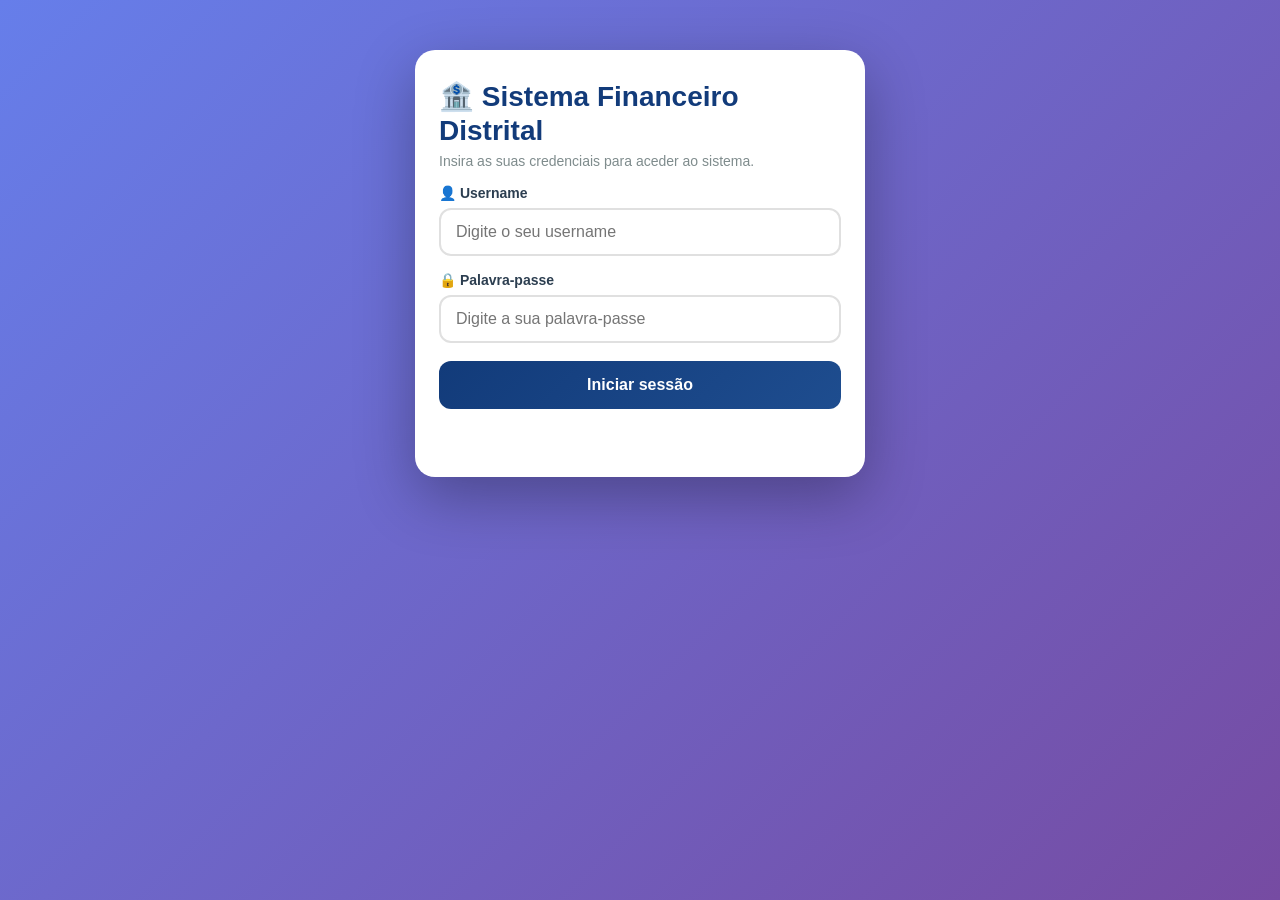
<file: index.html>
<!DOCTYPE html>
<html lang="pt">
<head>
  <meta charset="UTF-8">
  <meta name="viewport" content="width=device-width, initial-scale=1.0, maximum-scale=1.0">
  <title>Systema Financeiro Distrital</title>
  <link rel="stylesheet" href="style.css">
</head>
<body>
  <div id="authView" class="auth-wrap">
    <h1>🏦 Sistema Financeiro Distrital</h1>
    <p>Insira as suas credenciais para aceder ao sistema.</p>

    <label for="username">👤 Username</label>
    <input id="username" type="text" autocomplete="off" placeholder="Digite o seu username">

    <label for="password">🔒 Palavra-passe</label>
    <input id="password" type="password" autocomplete="off" placeholder="Digite a sua palavra-passe">

    <button id="btnLogin" onclick="login()">Iniciar sessão</button>

    <div id="msg" class="msg"></div>
  </div>

  <div id="appView" class="wrap hidden">
    <div class="topbar">
      <div>
        <h1>📊 Dashboard Financeiro</h1>
        <p id="welcomeText" class="muted">Bem-vindo ao sistema.</p>
      </div>
      <div class="actions">
        <button class="info" onclick="openDashboard()">🔄 Actualizar</button>
        <button class="danger" onclick="logout()">🚪 Terminar sessão</button>
      </div>
    </div>

    <div class="grid">
      <div class="card"><div class="card-title">👤 Utilizador</div><div id="kpiUser" class="card-value">-</div></div>
      <div class="card"><div class="card-title">🎯 Perfil</div><div id="kpiPerfil" class="card-value profile-value">-</div></div>
      <div class="card"><div class="card-title">⛪ Igreja</div><div id="kpiIgreja" class="card-value">-</div></div>
      <div class="card"><div class="card-title">💰 Saldo Actual</div><div id="kpiSaldo" class="card-value">0,00 MZN</div></div>
    </div>

    <div class="layout">
      <div class="card">
        <!-- Hamburger toggle (visible on mobile only) -->
        <button class="menu-toggle" id="menuToggle" onclick="toggleMenu()" aria-label="Abrir menu">
          <div class="hamburger">
            <span></span>
            <span></span>
            <span></span>
          </div>
          Menu Principal
        </button>
        <h2 style="margin-bottom:10px;" class="desktop-only">📋 Menu Principal</h2>
        <ul id="menuList" class="menu-list"></ul>
      </div>

      <div class="card">
        <h2 id="contentTitle">Dashboard</h2>
        <div id="contentArea" class="muted">A carregar...</div>
      </div>
    </div>
  </div>

  <script src="config.js?v=8"></script>
  <script src="app.js?v=8"></script>
</body>
</html>
</file>
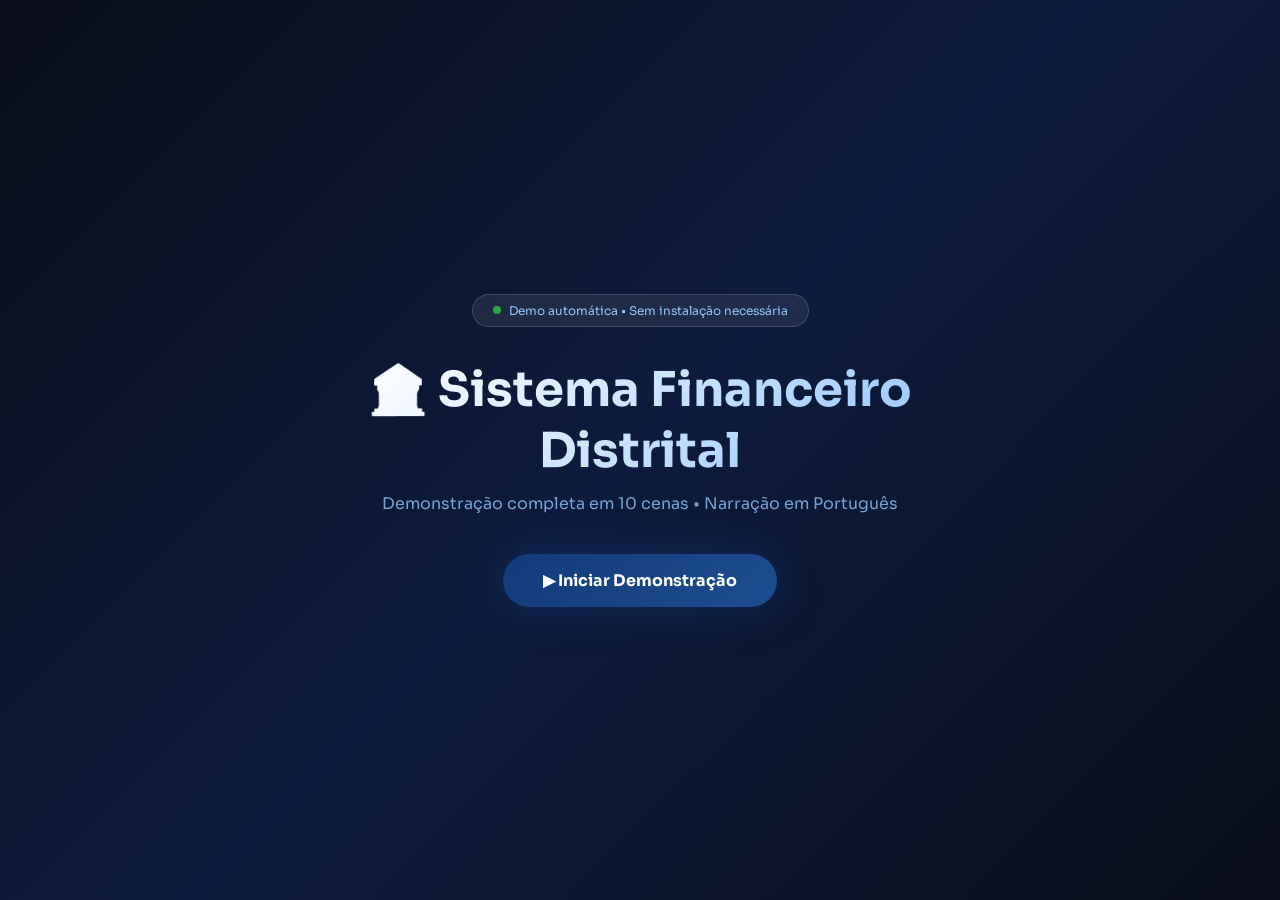
<file: demo_sistema.html>
<!DOCTYPE html>
<html lang="pt">
<head>
<meta charset="UTF-8">
<meta name="viewport" content="width=device-width,initial-scale=1.0">
<title>Demo — Sistema Financeiro Distrital</title>
<style>
@import url('https://fonts.googleapis.com/css2?family=Sora:wght@300;400;600;700&family=JetBrains+Mono:wght@400;500&display=swap');

*{box-sizing:border-box;margin:0;padding:0;}

:root{
  --azul:#123b7a; --azul2:#1e4d8f; --azul3:#e8f0fe;
  --verde:#28a745; --verde2:#d4edda;
  --vermelho:#dc3545; --vermelho2:#f8d7da;
  --laranja:#856404; --laranja2:#fff3cd;
  --cinza:#6c757d; --cinza2:#f8f9fa;
  --texto:#2c3e50; --borda:#dee2e6;
  --branco:#ffffff;
}

html,body{width:100%;height:100%;overflow:hidden;background:#0a0e1a;}

/* ── INTRO SCREEN ── */
#intro{
  position:fixed;inset:0;z-index:1000;
  background:linear-gradient(135deg,#0a0e1a 0%,#0d1b3e 50%,#0a0e1a 100%);
  display:flex;flex-direction:column;align-items:center;justify-content:center;
  transition:opacity 0.8s ease;
}
#intro h1{
  font-family:'Sora',sans-serif;font-size:clamp(24px,5vw,48px);font-weight:700;
  color:#fff;text-align:center;margin-bottom:12px;
  background:linear-gradient(135deg,#fff 0%,#93c5fd 100%);
  -webkit-background-clip:text;-webkit-text-fill-color:transparent;
}
#intro p{font-family:'Sora',sans-serif;font-size:16px;color:#93c5fd;text-align:center;margin-bottom:40px;opacity:0.8;}
#startBtn{
  font-family:'Sora',sans-serif;padding:16px 40px;font-size:16px;font-weight:700;
  background:linear-gradient(135deg,#123b7a,#1e4d8f);color:#fff;
  border:none;border-radius:50px;cursor:pointer;
  box-shadow:0 0 40px rgba(18,59,122,0.5);
  transition:all 0.3s ease;
}
#startBtn:hover{transform:translateY(-3px);box-shadow:0 0 60px rgba(18,59,122,0.8);}
.intro-badge{
  display:flex;align-items:center;gap:8px;
  background:rgba(255,255,255,0.08);border:1px solid rgba(255,255,255,0.15);
  border-radius:30px;padding:8px 20px;font-family:'Sora',sans-serif;
  font-size:12px;color:#93c5fd;margin-bottom:32px;
}
.intro-badge span{width:8px;height:8px;border-radius:50%;background:#28a745;animation:pulse 1.5s infinite;}
@keyframes pulse{0%,100%{opacity:1;}50%{opacity:0.3;}}

/* ── DEMO FRAME ── */
#demoFrame{
  position:fixed;inset:0;z-index:100;
  display:none;flex-direction:column;
  background:#f0f2f5;
}

/* ── TOP BAR DA DEMO ── */
.demo-topbar{
  background:#0a0e1a;height:36px;
  display:flex;align-items:center;justify-content:space-between;
  padding:0 16px;flex-shrink:0;
}
.demo-topbar-left{display:flex;align-items:center;gap:8px;}
.demo-dot{width:12px;height:12px;border-radius:50%;}
.demo-dot.red{background:#ff5f57;}
.demo-dot.yellow{background:#febc2e;}
.demo-dot.green{background:#28c840;}
.demo-url{
  background:rgba(255,255,255,0.1);border-radius:6px;
  padding:3px 12px;font-family:'JetBrains Mono',monospace;
  font-size:11px;color:#93c5fd;
}
.demo-topbar-right{font-family:'Sora',sans-serif;font-size:11px;color:#4a5568;}

/* ── SISTEMA SIMULADO ── */
#sistema{
  flex:1;overflow:hidden;position:relative;
  background:#fff;border:none;
}

/* SISTEMA INTERNO */
.s-wrap{
  max-width:1200px;margin:0 auto;padding:16px;
  font-family:'Sora',sans-serif;height:100%;overflow-y:auto;
}

.s-topbar{
  display:flex;justify-content:space-between;align-items:center;
  padding-bottom:14px;border-bottom:2px solid var(--borda);
  margin-bottom:16px;flex-wrap:wrap;gap:10px;
}
.s-topbar h1{font-size:20px;color:var(--azul);font-weight:700;}
.s-topbar p{font-size:13px;color:var(--cinza);}
.s-topbar-btns{display:flex;gap:8px;}
.s-btn{
  padding:9px 16px;border-radius:10px;border:none;cursor:pointer;
  font-size:13px;font-weight:600;font-family:'Sora',sans-serif;
  transition:all 0.2s;
}
.s-btn.info{background:linear-gradient(135deg,#17a2b8,#138496);color:#fff;}
.s-btn.danger{background:linear-gradient(135deg,#dc3545,#c82333);color:#fff;}
.s-btn.success{background:linear-gradient(135deg,#28a745,#218838);color:#fff;}
.s-btn.secondary{background:linear-gradient(135deg,#6c757d,#5a6268);color:#fff;}

.s-kpis{display:grid;grid-template-columns:repeat(4,1fr);gap:12px;margin-bottom:16px;}
.s-kpi{
  background:linear-gradient(135deg,#fff,#f8f9fa);
  border:1px solid var(--borda);border-radius:12px;padding:14px;
}
.s-kpi-title{font-size:10px;color:var(--cinza);text-transform:uppercase;letter-spacing:0.8px;font-weight:600;margin-bottom:6px;}
.s-kpi-val{font-size:clamp(13px,2vw,20px);font-weight:700;color:var(--azul);}

.s-layout{display:grid;grid-template-columns:220px 1fr;gap:16px;}

.s-sidebar{background:linear-gradient(135deg,#fff,#f8f9fa);border:1px solid var(--borda);border-radius:12px;padding:12px;}
.s-sidebar h2{font-size:12px;color:var(--cinza);text-transform:uppercase;letter-spacing:0.8px;margin-bottom:10px;padding-bottom:8px;border-bottom:1px solid var(--borda);}
.s-menu-item{
  padding:11px 12px;border-radius:8px;font-size:13px;color:#495057;
  margin-bottom:3px;cursor:pointer;transition:all 0.2s;display:flex;align-items:center;gap:8px;
}
.s-menu-item:hover{background:var(--azul3);}
.s-menu-item.active{background:linear-gradient(135deg,var(--azul),var(--azul2));color:#fff;}

.s-content{background:#fff;border:1px solid var(--borda);border-radius:12px;padding:16px;min-height:400px;}
.s-content h2{font-size:16px;color:var(--texto);margin-bottom:14px;}

.s-table{width:100%;border-collapse:collapse;font-size:12px;}
.s-table th{background:var(--cinza2);padding:9px 10px;text-align:left;font-weight:600;color:#495057;border-bottom:2px solid var(--borda);}
.s-table td{padding:9px 10px;border-bottom:1px solid var(--borda);}
.s-table tr:hover td{background:var(--cinza2);}

.badge{display:inline-block;padding:3px 8px;border-radius:6px;font-size:10px;font-weight:700;}
.badge.success{background:var(--verde2);color:#155724;}
.badge.warning{background:var(--laranja2);color:var(--laranja);}
.badge.info{background:var(--azul3);color:var(--azul);}
.badge.danger{background:var(--vermelho2);color:#721c24;}

.s-form-grid{display:grid;grid-template-columns:1fr 1fr;gap:12px;}
.s-label{display:block;font-size:11px;font-weight:600;color:var(--texto);margin-bottom:4px;margin-top:10px;}
.s-input{
  width:100%;padding:9px 12px;border:2px solid var(--borda);border-radius:8px;
  font-size:12px;font-family:'Sora',sans-serif;color:var(--texto);
  transition:all 0.2s;
}
.s-input:focus{border-color:var(--azul);outline:none;}
.s-input.typing{border-color:var(--azul);background:var(--azul3);}

.s-kpis-row{display:grid;grid-template-columns:repeat(3,1fr);gap:10px;margin-bottom:12px;}
.s-kpi-sm{background:var(--cinza2);border-radius:8px;padding:10px;text-align:center;}
.s-kpi-sm .val{font-size:16px;font-weight:700;margin-bottom:2px;}
.s-kpi-sm .lbl{font-size:10px;color:var(--cinza);}

/* ── NARRATION BOX ── */
#narration{
  position:fixed;bottom:0;left:0;right:0;z-index:500;
  background:rgba(10,14,26,0.95);backdrop-filter:blur(10px);
  border-top:1px solid rgba(255,255,255,0.1);
  padding:14px 24px;display:flex;align-items:center;gap:16px;
  transform:translateY(100%);transition:transform 0.4s ease;
}
#narration.visible{transform:translateY(0);}
.narr-avatar{
  width:36px;height:36px;border-radius:50%;
  background:linear-gradient(135deg,var(--azul),var(--azul2));
  display:flex;align-items:center;justify-content:center;
  font-size:16px;flex-shrink:0;
}
.narr-text{
  font-family:'Sora',sans-serif;font-size:13px;color:#e2e8f0;
  line-height:1.5;flex:1;
}
.narr-text strong{color:#93c5fd;}
.narr-progress{display:flex;gap:4px;align-items:center;}
.narr-dot{
  width:6px;height:6px;border-radius:50%;background:rgba(255,255,255,0.3);
  transition:all 0.3s;
}
.narr-dot.active{background:#93c5fd;width:20px;border-radius:3px;}
.narr-dot.done{background:rgba(255,255,255,0.6);}

/* ── CURSOR VIRTUAL ── */
#cursor{
  position:fixed;z-index:9000;pointer-events:none;
  width:20px;height:20px;
  filter:drop-shadow(0 2px 4px rgba(0,0,0,0.4));
  transition:left 0.6s cubic-bezier(0.25,0.46,0.45,0.94),
             top 0.6s cubic-bezier(0.25,0.46,0.45,0.94);
  display:none;
}
#cursor svg{width:20px;height:20px;}
#cursor-click{
  position:fixed;z-index:8999;pointer-events:none;
  width:40px;height:40px;border-radius:50%;
  border:2px solid rgba(18,59,122,0.6);
  transform:translate(-50%,-50%) scale(0);
  transition:transform 0.3s ease,opacity 0.3s ease;
  opacity:0;
}

/* ── HIGHLIGHT OVERLAY ── */
.demo-highlight{
  position:fixed;z-index:8000;pointer-events:none;
  border:3px solid #93c5fd;border-radius:8px;
  box-shadow:0 0 0 4000px rgba(0,0,0,0.4);
  transition:all 0.5s ease;opacity:0;
}
.demo-highlight.visible{opacity:1;}

/* ── SCENE TRANSITION ── */
#sceneTransition{
  position:fixed;inset:0;z-index:9500;
  background:#0a0e1a;opacity:0;pointer-events:none;
  transition:opacity 0.3s ease;
}
#sceneTransition.active{opacity:1;pointer-events:all;}

/* ── CONTROLS ── */
#controls{
  position:fixed;bottom:80px;right:20px;z-index:600;
  display:none;flex-direction:column;gap:8px;
}
.ctrl-btn{
  width:44px;height:44px;border-radius:50%;border:none;cursor:pointer;
  font-size:16px;display:flex;align-items:center;justify-content:center;
  font-family:'Sora',sans-serif;transition:all 0.2s;
  box-shadow:0 4px 12px rgba(0,0,0,0.3);
}
.ctrl-btn.play-pause{background:var(--azul);color:#fff;}
.ctrl-btn.restart{background:#374151;color:#fff;}
.ctrl-btn:hover{transform:scale(1.1);}

/* ── SCENE TITLE ── */
#sceneTitle{
  position:fixed;top:48px;left:50%;transform:translateX(-50%);z-index:600;
  background:rgba(10,14,26,0.9);backdrop-filter:blur(8px);
  border:1px solid rgba(255,255,255,0.1);border-radius:30px;
  padding:6px 20px;font-family:'Sora',sans-serif;font-size:12px;
  color:#93c5fd;white-space:nowrap;
  opacity:0;transition:opacity 0.3s ease;pointer-events:none;
}
#sceneTitle.visible{opacity:1;}

/* ── END SCREEN ── */
#endScreen{
  position:fixed;inset:0;z-index:9800;
  background:linear-gradient(135deg,#0a0e1a,#0d1b3e);
  display:none;flex-direction:column;align-items:center;justify-content:center;
}
#endScreen h2{
  font-family:'Sora',sans-serif;font-size:clamp(20px,4vw,36px);font-weight:700;
  color:#fff;text-align:center;margin-bottom:12px;
}
#endScreen p{font-family:'Sora',sans-serif;font-size:15px;color:#93c5fd;text-align:center;margin-bottom:32px;}
.end-btns{display:flex;gap:12px;flex-wrap:wrap;justify-content:center;}
.end-btn{
  padding:12px 28px;border-radius:30px;border:none;cursor:pointer;
  font-family:'Sora',sans-serif;font-size:14px;font-weight:700;
  transition:all 0.2s;
}
.end-btn.primary{background:linear-gradient(135deg,var(--azul),var(--azul2));color:#fff;}
.end-btn.secondary{background:rgba(255,255,255,0.1);color:#e2e8f0;border:1px solid rgba(255,255,255,0.2);}
.end-btn:hover{transform:translateY(-2px);}
</style>
</head>
<body>

<!-- INTRO -->
<div id="intro">
  <div class="intro-badge"><span></span> Demo automática • Sem instalação necessária</div>
  <h1>🏦 Sistema Financeiro<br>Distrital</h1>
  <p>Demonstração completa em 10 cenas • Narração em Português</p>
  <button id="startBtn" onclick="startDemo()">▶ Iniciar Demonstração</button>
</div>

<!-- CURSOR VIRTUAL -->
<div id="cursor"><svg viewBox="0 0 20 20" fill="none"><path d="M4 2L4 16L8 12L12 20L14 19L10 11L16 11Z" fill="white" stroke="#123b7a" stroke-width="1.5"/></svg></div>
<div id="cursor-click"></div>

<!-- HIGHLIGHT -->
<div class="demo-highlight" id="highlight"></div>

<!-- SCENE TRANSITION -->
<div id="sceneTransition"></div>

<!-- SCENE TITLE -->
<div id="sceneTitle"></div>

<!-- DEMO FRAME -->
<div id="demoFrame">
  <div class="demo-topbar">
    <div class="demo-topbar-left">
      <div class="demo-dot red"></div>
      <div class="demo-dot yellow"></div>
      <div class="demo-dot green"></div>
      <div class="demo-url">financeiro-distrital.vercel.app</div>
    </div>
    <div class="demo-topbar-right" id="demoTime"></div>
  </div>

  <div id="sistema">
    <div class="s-wrap" id="sysContent"></div>
  </div>
</div>

<!-- NARRATION -->
<div id="narration">
  <div class="narr-avatar">🤖</div>
  <div class="narr-text" id="narrText">A preparar demonstração...</div>
  <div class="narr-progress" id="narrProgress"></div>
</div>

<!-- CONTROLS -->
<div id="controls">
  <button class="ctrl-btn restart" onclick="restartDemo()" title="Reiniciar">↺</button>
  <button class="ctrl-btn play-pause" id="playPauseBtn" onclick="togglePause()" title="Pausar/Continuar">⏸</button>
</div>

<!-- END SCREEN -->
<div id="endScreen">
  <div style="font-size:48px;margin-bottom:20px;">🎉</div>
  <h2>Demonstração Concluída</h2>
  <p>O Sistema Financeiro Distrital está pronto a usar.<br>Contacte o administrador para obter as suas credenciais.</p>
  <div class="end-btns">
    <button class="end-btn primary" onclick="restartDemo()">↺ Ver novamente</button>
    <button class="end-btn secondary" onclick="window.close()">✕ Fechar</button>
  </div>
</div>

<script>
// ═══════════════════════════════════════════════════════
// DEMO ENGINE
// ═══════════════════════════════════════════════════════

let demoRunning = false;
let demoPaused  = false;
let demoAbort   = false;
let currentScene = 0;

const TOTAL_SCENES = 10;

// ── CENAS ──────────────────────────────────────────────
const SCENES = [
  {
    title: '1. Ecrã de Login',
    narration: 'O utilizador acede ao sistema pelo browser. O ecrã de login é simples e seguro. Cada pessoa tem as suas próprias credenciais.',
    build: buildLogin,
    duration: 6000,
  },
  {
    title: '2. Dashboard Principal',
    narration: 'Após o login, o Dashboard apresenta todos os indicadores financeiros em tempo real: receitas, despesas, saldo e lançamentos pendentes.',
    build: buildDashboard,
    duration: 7000,
  },
  {
    title: '3. Lista de Lançamentos',
    narration: 'No módulo de Lançamentos, o utilizador vê todos os movimentos financeiros com filtros por mês, ano e estado. Cada linha tem um badge colorido indicando o estado.',
    build: buildLancamentosList,
    duration: 7000,
  },
  {
    title: '4. Criar Novo Lançamento',
    narration: 'Ao clicar em Novo Lançamento, abre um formulário completo. O utilizador selecciona o tipo, preenche os dados e selecciona a rubrica — que carrega automaticamente conforme o grupo escolhido.',
    build: buildNovoLancamento,
    duration: 9000,
  },
  {
    title: '5. Comprovativo em PDF',
    narration: 'Antes de submeter, o utilizador pode anexar o comprovativo. O ficheiro fica guardado no Google Drive do distrito, ligado ao lançamento.',
    build: buildComprovativo,
    duration: 6000,
  },
  {
    title: '6. Submissão para Aprovação',
    narration: 'Ao submeter, o lançamento passa para a fila do Tesoureiro Distrital. O utilizador recebe confirmação imediata.',
    build: buildSubmissao,
    duration: 5000,
  },
  {
    title: '7. Módulo de Aprovações',
    narration: 'O Tesoureiro Distrital vê os lançamentos pendentes. Pode aprovar ou rejeitar cada um. Em caso de rejeição, é obrigatório indicar o motivo.',
    build: buildAprovacoes,
    duration: 8000,
  },
  {
    title: '8. Relatórios Financeiros',
    narration: 'Os Relatórios mostram apenas lançamentos aprovados. O relatório por Departamento e por Rubrica permitem analisar a execução financeira em detalhe.',
    build: buildRelatorios,
    duration: 7000,
  },
  {
    title: '9. Administração do Sistema',
    narration: 'O Administrador Geral gere utilizadores, departamentos e igrejas. Cada utilizador tem um perfil com permissões específicas.',
    build: buildAdministracao,
    duration: 7000,
  },
  {
    title: '10. Perfis e Fluxo de Aprovação',
    narration: 'O fluxo de aprovação tem dois níveis. Nível 1 é o Tesoureiro Distrital. Nível 2 é o Administrador Geral. Só após ambos aprovarem o lançamento fica disponível nos relatórios.',
    build: buildFluxoAprovacao,
    duration: 7000,
  },
];

// ── UTILITÁRIOS ─────────────────────────────────────────

function sleep(ms) {
  return new Promise(resolve => {
    let timer = setInterval(() => {
      if (demoAbort) { clearInterval(timer); resolve(); return; }
      if (!demoPaused) { clearInterval(timer); resolve(); }
    }, 50);
    setTimeout(() => { clearInterval(timer); resolve(); }, ms + 100);
  });
}

function waitMs(ms) {
  return new Promise(resolve => {
    const start = Date.now();
    const tick = () => {
      if (demoAbort) { resolve(); return; }
      if (demoPaused) { requestAnimationFrame(tick); return; }
      if (Date.now() - start >= ms) { resolve(); return; }
      requestAnimationFrame(tick);
    };
    tick();
  });
}

function getSys() { return document.getElementById('sysContent'); }

function showScene(title) {
  const el = document.getElementById('sceneTitle');
  el.textContent = title;
  el.classList.add('visible');
  setTimeout(() => el.classList.remove('visible'), 3000);
}

// Audio player para MP3
let currentAudio = null;

async function narrate(text) {
  const el = document.getElementById('narrText');
  el.innerHTML = text;
  document.getElementById('narration').classList.add('visible');
  // Cancelar qualquer voz do browser que possa estar activa
  if (window.speechSynthesis) window.speechSynthesis.cancel();
}

function playSceneAudio(sceneIndex) {
  // Parar áudio anterior
  if (currentAudio) {
    currentAudio.pause();
    currentAudio.currentTime = 0;
    currentAudio = null;
  }
  const audioFile = 'audio/cena' + (sceneIndex + 1) + '.mp3';
  currentAudio = new Audio(audioFile);
  currentAudio.volume = 1.0;

  // Retorna promise que resolve quando o áudio termina
  return new Promise((resolve) => {
    currentAudio.onended = () => resolve();

    // Se o MP3 falhar a carregar
    currentAudio.onerror = () => resolve();

    // Tenta reproduzir — o utilizador já clicou em "Iniciar" então autoplay é permitido
    currentAudio.play().then(() => {
      // A tocar — aguarda onended
    }).catch((err) => {
      console.warn('Audio play failed:', err);
      resolve(); // avança sem áudio se falhar
    });
  });
}

function stopAudio() {
  if (window.speechSynthesis) window.speechSynthesis.cancel();
  if (currentAudio) {
    currentAudio.pause();
    currentAudio.currentTime = 0;
    currentAudio = null;
  }
}

function pauseAudio() {
  if (window.speechSynthesis) window.speechSynthesis.cancel();
  if (currentAudio && !currentAudio.paused) currentAudio.pause();
}

function resumeAudio() {
  if (currentAudio && currentAudio.paused) currentAudio.play();
}

// Cursor virtual
const cur = document.getElementById('cursor');
const curClick = document.getElementById('cursor-click');

function showCursor() { cur.style.display = 'block'; }

async function moveCursor(x, y) {
  cur.style.left = x + 'px';
  cur.style.top  = y + 'px';
  await waitMs(700);
}

async function clickCursor(x, y) {
  curClick.style.left = x + 'px';
  curClick.style.top  = y + 'px';
  curClick.style.transform = 'translate(-50%,-50%) scale(1)';
  curClick.style.opacity = '1';
  await waitMs(200);
  curClick.style.transform = 'translate(-50%,-50%) scale(2)';
  curClick.style.opacity = '0';
  await waitMs(400);
}

async function typeIn(selector, text, speed=60) {
  const el = document.querySelector(selector);
  if (!el) return;
  el.value = '';
  el.classList.add('typing');
  for (const ch of text) {
    if (demoAbort) break;
    el.value += ch;
    await waitMs(speed);
  }
  el.classList.remove('typing');
}

function transition() {
  const el = document.getElementById('sceneTransition');
  el.classList.add('active');
  return new Promise(r => setTimeout(() => { el.classList.remove('active'); r(); }, 400));
}

function updateProgress() {
  const p = document.getElementById('narrProgress');
  p.innerHTML = SCENES.map((s,i) =>
    `<div class="narr-dot ${i < currentScene ? 'done' : i === currentScene ? 'active' : ''}"></div>`
  ).join('');
}

function updateClock() {
  const el = document.getElementById('demoTime');
  if (el) { const d = new Date(); el.textContent = d.toLocaleTimeString('pt-PT'); }
}
setInterval(updateClock, 1000);

// ── SCENES BUILD ────────────────────────────────────────

function buildLogin() {
  getSys().innerHTML = `
    <div style="max-width:400px;margin:60px auto;background:#fff;padding:32px;border-radius:20px;box-shadow:0 20px 60px rgba(0,0,0,0.15);">
      <h1 style="font-size:24px;color:#123b7a;text-align:center;margin-bottom:6px;">🏦 Sistema Financeiro</h1>
      <p style="text-align:center;color:#6c757d;font-size:13px;margin-bottom:24px;">Insira as suas credenciais para aceder ao sistema.</p>
      <label class="s-label">👤 Username</label>
      <input id="d_user" class="s-input" placeholder="Digite o seu username">
      <label class="s-label">🔒 Palavra-passe</label>
      <input id="d_pass" class="s-input" type="password" placeholder="••••••••">
      <button class="s-btn success" style="width:100%;margin-top:20px;padding:14px;font-size:15px;" id="d_login">Iniciar Sessão</button>
      <div id="d_msg" style="margin-top:12px;font-size:13px;text-align:center;color:#28a745;"></div>
    </div>`;
}

function buildDashboard(perfil='ADMIN_GERAL', nome='Administrador Geral', igreja='-', saldo='237 553,00 MZN') {
  getSys().innerHTML = `
    <div class="s-wrap" style="padding:0;">
      <div class="s-topbar">
        <div><h1>📊 Dashboard Financeiro</h1><p style="font-size:12px;color:#6c757d;">👋 Sessão iniciada por ${nome}.</p></div>
        <div class="s-topbar-btns">
          <button class="s-btn info" style="font-size:12px;padding:8px 14px;">🔄 Actualizar</button>
          <button class="s-btn danger" style="font-size:12px;padding:8px 14px;">🚪 Terminar sessão</button>
        </div>
      </div>
      <div class="s-kpis">
        <div class="s-kpi"><div class="s-kpi-title">👤 Utilizador</div><div class="s-kpi-val">${nome}</div></div>
        <div class="s-kpi"><div class="s-kpi-title">🎯 Perfil</div><div class="s-kpi-val" style="font-size:13px;">${perfil}</div></div>
        <div class="s-kpi"><div class="s-kpi-title">⛪ Igreja</div><div class="s-kpi-val">${igreja}</div></div>
        <div class="s-kpi"><div class="s-kpi-title">💰 Saldo Actual</div><div class="s-kpi-val" style="color:#28a745;">${saldo}</div></div>
      </div>
      <div class="s-layout">
        <div class="s-sidebar">
          <h2>📋 Menu Principal</h2>
          <div class="s-menu-item active">📊 Dashboard</div>
          <div class="s-menu-item">📝 Lançamentos</div>
          <div class="s-menu-item">✓ Aprovações</div>
          <div class="s-menu-item">📈 Orçamentos</div>
          <div class="s-menu-item">📄 Relatórios</div>
          <div class="s-menu-item">⚙️ Administração</div>
        </div>
        <div class="s-content">
          <div class="s-kpis-row">
            <div class="s-kpi-sm"><div class="val" style="color:#28a745;">238 330,00 MZN</div><div class="lbl">📈 Receitas Aprovadas</div></div>
            <div class="s-kpi-sm"><div class="val" style="color:#dc3545;">777,00 MZN</div><div class="lbl">📉 Despesas Aprovadas</div></div>
            <div class="s-kpi-sm"><div class="val" style="color:#28a745;">237 553,00 MZN</div><div class="lbl">💰 Saldo Aprovado</div></div>
          </div>
          <div class="s-kpis-row">
            <div class="s-kpi-sm"><div class="val" style="color:#856404;">17</div><div class="lbl">⏳ Submetidos</div></div>
            <div class="s-kpi-sm"><div class="val" style="color:#0c5460;">9</div><div class="lbl">📝 Rascunhos</div></div>
            <div class="s-kpi-sm"><div class="val" style="color:#dc3545;">2</div><div class="lbl">❌ Rejeitados</div></div>
          </div>
          <table class="s-table">
            <thead><tr><th>Departamento</th><th>Entradas</th><th>Saídas</th><th>Saldo</th></tr></thead>
            <tbody>
              <tr><td><strong>MNI</strong></td><td style="color:#28a745;">554,00 MZN</td><td style="color:#dc3545;">0,00 MZN</td><td style="color:#28a745;font-weight:700;">554,00 MZN</td></tr>
              <tr><td><strong>Senhoras</strong></td><td style="color:#28a745;">0,00 MZN</td><td style="color:#dc3545;">777,00 MZN</td><td style="color:#dc3545;font-weight:700;">-777,00 MZN</td></tr>
              <tr><td><strong>Homens</strong></td><td style="color:#28a745;">8 888,00 MZN</td><td style="color:#dc3545;">0,00 MZN</td><td style="color:#28a745;font-weight:700;">8 888,00 MZN</td></tr>
            </tbody>
          </table>
        </div>
      </div>
    </div>`;
}

function buildLancamentosList() {
  getSys().innerHTML = `
    <div class="s-wrap" style="padding:0;">
      <div class="s-topbar">
        <div><h1>📝 Gestão de Lançamentos</h1></div>
      </div>
      <div class="s-layout">
        <div class="s-sidebar">
          <h2>📋 Menu Principal</h2>
          <div class="s-menu-item">📊 Dashboard</div>
          <div class="s-menu-item active">📝 Lançamentos</div>
          <div class="s-menu-item">✓ Aprovações</div>
          <div class="s-menu-item">📈 Orçamentos</div>
          <div class="s-menu-item">📄 Relatórios</div>
          <div class="s-menu-item">⚙️ Administração</div>
        </div>
        <div class="s-content">
          <div style="display:flex;justify-content:space-between;align-items:center;margin-bottom:12px;flex-wrap:wrap;gap:8px;">
            <strong>📋 Lista de Lançamentos</strong>
            <button class="s-btn success" id="d_novo" style="font-size:12px;padding:8px 14px;">＋ Novo Lançamento</button>
          </div>
          <div style="display:flex;gap:8px;margin-bottom:12px;flex-wrap:wrap;">
            <select class="s-input" style="flex:1;min-width:100px;padding:8px;"><option>Abril</option></select>
            <select class="s-input" style="flex:1;min-width:70px;padding:8px;"><option>2026</option></select>
            <select class="s-input" style="flex:1;min-width:120px;padding:8px;"><option>Todos os estados</option></select>
            <button class="s-btn info" style="padding:8px 14px;font-size:12px;">🔍 Filtrar</button>
          </div>
          <table class="s-table">
            <thead><tr><th>Data</th><th>Nº Doc.</th><th>Descrição</th><th>Grupo</th><th>Valor</th><th>Tipo</th><th>Estado</th><th>Acções</th></tr></thead>
            <tbody>
              <tr><td>2026-04-11</td><td style="font-size:10px;color:#6c757d;">DES-2026-12SE9A</td><td>Compra material escritório</td><td>Funcionamento</td><td style="font-weight:700;">32,00 MZN</td><td>📉 Despesa</td><td><span class="badge warning">📤 Submetido</span></td><td><button class="s-btn info" style="font-size:10px;padding:4px 8px;">📎 Ver</button></td></tr>
              <tr><td>2026-04-10</td><td style="font-size:10px;color:#6c757d;">DES-2026-5F97DB</td><td>Salários e Subsídios</td><td>Salários</td><td style="font-weight:700;">887,00 MZN</td><td>📉 Despesa</td><td><span class="badge info">📝 Rascunho</span></td><td><button class="s-btn success" style="font-size:10px;padding:4px 8px;">📤 Submeter</button></td></tr>
              <tr><td>2026-04-08</td><td style="font-size:10px;color:#6c757d;">REC-2026-AB12CD</td><td>Oferta dominical</td><td>Receitas</td><td style="font-weight:700;color:#28a745;">45 200,00 MZN</td><td>📈 Receita</td><td><span class="badge success">✅ Aprovado</span></td><td><button class="s-btn info" style="font-size:10px;padding:4px 8px;">📎 Ver</button></td></tr>
              <tr><td>2026-02-26</td><td style="font-size:10px;color:#6c757d;">DES-2026-CE9C14</td><td>Departamento Jovens</td><td>Departamentos</td><td style="font-weight:700;">44,00 MZN</td><td>📉 Despesa</td><td><span class="badge danger">❌ Rejeitado</span></td><td><button class="s-btn info" style="font-size:10px;padding:4px 8px;">📎 Anexar</button></td></tr>
            </tbody>
          </table>
        </div>
      </div>
    </div>`;
}

function buildNovoLancamento() {
  getSys().innerHTML = `
    <div class="s-wrap" style="padding:0;">
      <div class="s-layout">
        <div class="s-sidebar">
          <h2>📋 Menu Principal</h2>
          <div class="s-menu-item">📊 Dashboard</div>
          <div class="s-menu-item active">📝 Lançamentos</div>
          <div class="s-menu-item">✓ Aprovações</div>
          <div class="s-menu-item">📈 Orçamentos</div>
          <div class="s-menu-item">📄 Relatórios</div>
          <div class="s-menu-item">⚙️ Administração</div>
        </div>
        <div class="s-content">
          <div style="display:flex;align-items:center;gap:12px;margin-bottom:16px;">
            <button class="s-btn secondary" style="font-size:12px;padding:7px 14px;">← Voltar</button>
            <strong>＋ Novo Lançamento</strong>
          </div>
          <div class="s-form-grid">
            <div>
              <label class="s-label">Tipo de Movimento *</label>
              <select id="d_tipo" class="s-input"><option>📉 Despesa</option><option>📈 Receita</option></select>
              <label class="s-label">Data *</label>
              <input id="d_data" class="s-input" value="2026-04-14">
              <label class="s-label">Valor (MZN) *</label>
              <input id="d_valor" class="s-input" placeholder="0.00">
              <label class="s-label">Igreja</label>
              <select class="s-input"><option>Matola A</option><option>Tchumene</option></select>
              <label class="s-label">Departamento *</label>
              <select class="s-input"><option>Administração</option><option>Senhoras</option></select>
            </div>
            <div>
              <label class="s-label">Grupo *</label>
              <select id="d_grupo" class="s-input"><option value="">Seleccione grupo</option><option>Funcionamento da Sede</option><option>Salários e Subsídios</option></select>
              <label class="s-label">Rubrica *</label>
              <select id="d_rubrica" class="s-input"><option>Seleccione o grupo primeiro</option></select>
              <label class="s-label">Conta *</label>
              <select class="s-input"><option>Conta Corrente Distrital</option></select>
              <label class="s-label">Descrição *</label>
              <textarea id="d_desc" class="s-input" rows="3" placeholder="Descreva o movimento..."></textarea>
            </div>
          </div>
        </div>
      </div>
    </div>`;
}

function buildComprovativo() {
  getSys().innerHTML = `
    <div class="s-wrap" style="padding:0;">
      <div class="s-layout">
        <div class="s-sidebar">
          <h2>📋 Menu Principal</h2>
          <div class="s-menu-item">📊 Dashboard</div>
          <div class="s-menu-item active">📝 Lançamentos</div>
          <div class="s-menu-item">✓ Aprovações</div>
          <div class="s-menu-item">📈 Orçamentos</div>
          <div class="s-menu-item">📄 Relatórios</div>
          <div class="s-menu-item">⚙️ Administração</div>
        </div>
        <div class="s-content">
          <div style="display:flex;align-items:center;gap:12px;margin-bottom:16px;">
            <button class="s-btn secondary" style="font-size:12px;padding:7px 14px;">← Voltar</button>
            <strong>＋ Novo Lançamento</strong>
          </div>
          <div style="background:#f8f9fa;border:1px solid #e9ecef;border-radius:12px;padding:16px;margin-bottom:16px;">
            <label class="s-label" style="margin-top:0;">📎 Comprovativo <span style="color:#6c757d;font-size:11px;font-weight:400;">(opcional — PDF, imagem, Word, Excel — máx. 10MB)</span></label>
            <div id="d_dropzone" style="border:2px dashed #dee2e6;border-radius:10px;padding:20px;text-align:center;background:#fff;cursor:pointer;transition:all 0.3s;">
              <div style="font-size:24px;margin-bottom:8px;">📁</div>
              <div style="font-size:13px;color:#6c757d;">Clique para seleccionar ficheiro ou arraste aqui</div>
            </div>
            <div id="d_filepreview" style="margin-top:10px;font-size:12px;color:#155724;display:none;">
              ✅ <strong>comprovativo_abril2026.pdf</strong> (245 KB) — pronto para carregar
            </div>
          </div>
          <div style="display:flex;gap:10px;flex-wrap:wrap;">
            <button class="s-btn secondary" style="font-size:13px;">✖ Cancelar</button>
            <button class="s-btn info" style="font-size:13px;">💾 Guardar Rascunho</button>
            <button class="s-btn success" id="d_submeter" style="font-size:13px;">📤 Submeter para Aprovação</button>
          </div>
        </div>
      </div>
    </div>`;
}

function buildSubmissao() {
  getSys().innerHTML = `
    <div class="s-wrap" style="padding:0;">
      <div class="s-layout">
        <div class="s-sidebar">
          <h2>📋 Menu Principal</h2>
          <div class="s-menu-item">📊 Dashboard</div>
          <div class="s-menu-item active">📝 Lançamentos</div>
          <div class="s-menu-item">✓ Aprovações</div>
          <div class="s-menu-item">📈 Orçamentos</div>
          <div class="s-menu-item">📄 Relatórios</div>
          <div class="s-menu-item">⚙️ Administração</div>
        </div>
        <div class="s-content">
          <div style="background:#d4edda;border:1px solid #c3e6cb;border-radius:12px;padding:20px;text-align:center;margin-bottom:16px;">
            <div style="font-size:32px;margin-bottom:8px;">✅</div>
            <div style="font-size:15px;font-weight:700;color:#155724;margin-bottom:4px;">Lançamento submetido para aprovação!</div>
            <div style="font-size:13px;color:#155724;">Comprovativo anexado. O Tesoureiro Distrital irá rever brevemente.</div>
          </div>
          <table class="s-table">
            <thead><tr><th>Data</th><th>Descrição</th><th>Valor</th><th>Estado</th></tr></thead>
            <tbody>
              <tr><td>2026-04-14</td><td>Material de escritório — comprovativo anexado</td><td style="font-weight:700;">125,00 MZN</td><td><span class="badge warning">📤 Submetido</span></td></tr>
              <tr><td>2026-04-11</td><td>Compra material escritório</td><td style="font-weight:700;">32,00 MZN</td><td><span class="badge warning">📤 Submetido</span></td></tr>
              <tr><td>2026-04-08</td><td>Oferta dominical</td><td style="font-weight:700;color:#28a745;">45 200,00 MZN</td><td><span class="badge success">✅ Aprovado</span></td></tr>
            </tbody>
          </table>
        </div>
      </div>
    </div>`;
}

function buildAprovacoes() {
  getSys().innerHTML = `
    <div class="s-wrap" style="padding:0;">
      <div class="s-topbar">
        <div><h1>✓ Aprovações Pendentes</h1></div>
      </div>
      <div class="s-layout">
        <div class="s-sidebar">
          <h2>📋 Menu Principal</h2>
          <div class="s-menu-item">📊 Dashboard</div>
          <div class="s-menu-item">📝 Lançamentos</div>
          <div class="s-menu-item active">✓ Aprovações</div>
          <div class="s-menu-item">📈 Orçamentos</div>
          <div class="s-menu-item">📄 Relatórios</div>
          <div class="s-menu-item">⚙️ Administração</div>
        </div>
        <div class="s-content">
          <strong style="display:block;margin-bottom:12px;">⏳ Lançamentos a Aprovar</strong>
          <table class="s-table">
            <thead><tr><th>Data</th><th>Descrição</th><th>Rubrica</th><th>Valor</th><th>Tipo</th><th>Nível</th><th>Acções</th></tr></thead>
            <tbody>
              <tr>
                <td>2026-04-14</td><td>Material de escritório</td><td>Oferta – Gratidão</td>
                <td style="font-weight:700;">125,00 MZN</td><td>📉 Despesa</td>
                <td><span class="badge info">Nível 1</span></td>
                <td>
                  <button class="s-btn success" id="d_aprovar" style="font-size:10px;padding:5px 8px;">✅ Aprovar</button>
                  <button class="s-btn danger" style="font-size:10px;padding:5px 8px;">❌ Rejeitar</button>
                </td>
              </tr>
              <tr>
                <td>2026-04-11</td><td>Compra material escritório</td><td>Funcionamento da Sede</td>
                <td style="font-weight:700;">32,00 MZN</td><td>📉 Despesa</td>
                <td><span class="badge info">Nível 1</span></td>
                <td>
                  <button class="s-btn success" style="font-size:10px;padding:5px 8px;">✅ Aprovar</button>
                  <button class="s-btn danger" style="font-size:10px;padding:5px 8px;">❌ Rejeitar</button>
                </td>
              </tr>
            </tbody>
          </table>
        </div>
      </div>
    </div>`;
}

function buildRelatorios() {
  getSys().innerHTML = `
    <div class="s-wrap" style="padding:0;">
      <div class="s-topbar"><div><h1>📄 Relatórios Financeiros</h1></div></div>
      <div class="s-layout">
        <div class="s-sidebar">
          <h2>📋 Menu Principal</h2>
          <div class="s-menu-item">📊 Dashboard</div>
          <div class="s-menu-item">📝 Lançamentos</div>
          <div class="s-menu-item">✓ Aprovações</div>
          <div class="s-menu-item">📈 Orçamentos</div>
          <div class="s-menu-item active">📄 Relatórios</div>
          <div class="s-menu-item">⚙️ Administração</div>
        </div>
        <div class="s-content">
          <div style="display:grid;grid-template-columns:1fr 1fr;gap:12px;margin-bottom:16px;">
            <div style="background:#f8f9fa;border:1px solid #e9ecef;border-radius:10px;padding:14px;">
              <strong style="font-size:13px;">🏢 Por Departamento</strong>
              <div style="display:flex;gap:6px;margin:8px 0;flex-wrap:wrap;">
                <select class="s-input" style="flex:1;padding:6px;font-size:11px;"><option>Abril</option></select>
                <select class="s-input" style="flex:1;padding:6px;font-size:11px;"><option>2026</option></select>
              </div>
              <button class="s-btn info" style="font-size:11px;padding:7px 14px;">📥 Gerar</button>
            </div>
            <div style="background:#f8f9fa;border:1px solid #e9ecef;border-radius:10px;padding:14px;">
              <strong style="font-size:13px;">📂 Por Rubrica</strong>
              <div style="display:flex;gap:6px;margin:8px 0;flex-wrap:wrap;">
                <select class="s-input" style="flex:1;padding:6px;font-size:11px;"><option>Abril</option></select>
                <select class="s-input" style="flex:1;padding:6px;font-size:11px;"><option>2026</option></select>
              </div>
              <button class="s-btn info" style="font-size:11px;padding:7px 14px;">📥 Gerar</button>
            </div>
          </div>
          <div style="font-weight:600;margin-bottom:8px;font-size:13px;">📅 Abril 2026</div>
          <div class="s-kpis-row">
            <div class="s-kpi-sm"><div class="val" style="color:#28a745;">238 330,00 MZN</div><div class="lbl">Entradas</div></div>
            <div class="s-kpi-sm"><div class="val" style="color:#dc3545;">777,00 MZN</div><div class="lbl">Saídas</div></div>
            <div class="s-kpi-sm"><div class="val" style="color:#28a745;">237 553,00 MZN</div><div class="lbl">Saldo</div></div>
          </div>
          <table class="s-table">
            <thead><tr><th>Departamento</th><th>Entradas</th><th>Saídas</th><th>Saldo</th></tr></thead>
            <tbody>
              <tr><td><strong>MNI</strong></td><td style="color:#28a745;">554,00 MZN</td><td style="color:#dc3545;">0,00 MZN</td><td style="color:#28a745;font-weight:700;">554,00 MZN</td></tr>
              <tr><td><strong>Senhoras</strong></td><td style="color:#28a745;">0,00 MZN</td><td style="color:#dc3545;">777,00 MZN</td><td style="color:#dc3545;font-weight:700;">-777,00 MZN</td></tr>
              <tr><td><strong>Homens</strong></td><td style="color:#28a745;">8 888,00 MZN</td><td style="color:#dc3545;">0,00 MZN</td><td style="color:#28a745;font-weight:700;">8 888,00 MZN</td></tr>
            </tbody>
          </table>
        </div>
      </div>
    </div>`;
}

function buildAdministracao() {
  getSys().innerHTML = `
    <div class="s-wrap" style="padding:0;">
      <div class="s-topbar"><div><h1>⚙️ Administração do Sistema</h1></div></div>
      <div class="s-layout">
        <div class="s-sidebar">
          <h2>📋 Menu Principal</h2>
          <div class="s-menu-item">📊 Dashboard</div>
          <div class="s-menu-item">📝 Lançamentos</div>
          <div class="s-menu-item">✓ Aprovações</div>
          <div class="s-menu-item">📈 Orçamentos</div>
          <div class="s-menu-item">📄 Relatórios</div>
          <div class="s-menu-item active">⚙️ Administração</div>
        </div>
        <div class="s-content">
          <div style="display:grid;grid-template-columns:1fr 1fr;gap:10px;margin-bottom:14px;">
            <div style="background:#f8f9fa;border:2px solid #123b7a;border-radius:10px;padding:14px;cursor:pointer;">
              <h3 style="font-size:14px;">👥 Utilizadores</h3><p style="font-size:12px;color:#6c757d;">Gerir contas e permissões.</p></div>
            <div style="background:#f8f9fa;border:1px solid #e9ecef;border-radius:10px;padding:14px;cursor:pointer;">
              <h3 style="font-size:14px;">🎯 Perfis & Aprovações</h3><p style="font-size:12px;color:#6c757d;">Visualizar perfis e fluxo.</p></div>
            <div style="background:#f8f9fa;border:1px solid #e9ecef;border-radius:10px;padding:14px;cursor:pointer;">
              <h3 style="font-size:14px;">🏢 Departamentos</h3><p style="font-size:12px;color:#6c757d;">Gerir departamentos.</p></div>
            <div style="background:#f8f9fa;border:1px solid #e9ecef;border-radius:10px;padding:14px;cursor:pointer;">
              <h3 style="font-size:14px;">⛪ Igrejas</h3><p style="font-size:12px;color:#6c757d;">Gerir igrejas e entidades.</p></div>
          </div>
          <table class="s-table">
            <thead><tr><th>Nome</th><th>Username</th><th>Perfil</th><th>Igreja</th><th>Estado</th><th>Acções</th></tr></thead>
            <tbody>
              <tr><td>Administrador Geral</td><td style="font-family:monospace;font-size:11px;">admin</td><td><span class="badge info">ADMIN_GERAL</span></td><td>-</td><td><span class="badge success">✅ Activo</span></td><td><button class="s-btn danger" style="font-size:10px;padding:4px 8px;">🚫 Desactivar</button></td></tr>
              <tr><td>Luis Sitoe</td><td style="font-family:monospace;font-size:11px;">luis</td><td><span class="badge info" style="font-size:9px;">TESOUREIRO_DISTRITAL</span></td><td>Matola A</td><td><span class="badge success">✅ Activo</span></td><td><button class="s-btn danger" style="font-size:10px;padding:4px 8px;">🚫 Desactivar</button></td></tr>
              <tr><td>Mario</td><td style="font-family:monospace;font-size:11px;">mario</td><td><span class="badge info" style="font-size:9px;">TESOUREIRO_LOCAL</span></td><td>Tchumene</td><td><span class="badge success">✅ Activo</span></td><td><button class="s-btn danger" style="font-size:10px;padding:4px 8px;">🚫 Desactivar</button></td></tr>
            </tbody>
          </table>
        </div>
      </div>
    </div>`;
}

function buildFluxoAprovacao() {
  getSys().innerHTML = `
    <div class="s-wrap" style="padding:0;">
      <div class="s-layout">
        <div class="s-sidebar">
          <h2>📋 Menu Principal</h2>
          <div class="s-menu-item">📊 Dashboard</div>
          <div class="s-menu-item">📝 Lançamentos</div>
          <div class="s-menu-item">✓ Aprovações</div>
          <div class="s-menu-item">📈 Orçamentos</div>
          <div class="s-menu-item">📄 Relatórios</div>
          <div class="s-menu-item active">⚙️ Administração</div>
        </div>
        <div class="s-content">
          <strong style="font-size:14px;display:block;margin-bottom:14px;">🔄 Fluxo de Aprovação de Lançamentos</strong>
          <div style="display:grid;grid-template-columns:repeat(4,1fr);gap:10px;margin-bottom:20px;">
            <div style="background:#f8f9fa;border:1px solid #e9ecef;border-radius:10px;padding:14px;text-align:center;">
              <div style="font-size:24px;margin-bottom:6px;">📝</div>
              <div style="font-weight:700;font-size:12px;margin-bottom:4px;">1. Criação</div>
              <div style="font-size:11px;color:#6c757d;">Tesoureiro cria o lançamento como Rascunho</div>
            </div>
            <div style="background:#f8f9fa;border:1px solid #e9ecef;border-radius:10px;padding:14px;text-align:center;">
              <div style="font-size:24px;margin-bottom:6px;">📤</div>
              <div style="font-weight:700;font-size:12px;margin-bottom:4px;">2. Submissão</div>
              <div style="font-size:11px;color:#6c757d;">Passa a Submetido e vai para fila</div>
            </div>
            <div style="background:#fff3cd;border:1px solid #ffc107;border-radius:10px;padding:14px;text-align:center;">
              <div style="font-size:24px;margin-bottom:6px;">💼</div>
              <div style="font-weight:700;font-size:12px;color:#856404;margin-bottom:4px;">3. Nível 1</div>
              <div style="font-size:11px;color:#856404;"><strong>Tesoureiro Distrital</strong> aprova ou rejeita</div>
            </div>
            <div style="background:#d4edda;border:1px solid #28a745;border-radius:10px;padding:14px;text-align:center;">
              <div style="font-size:24px;margin-bottom:6px;">🔑</div>
              <div style="font-weight:700;font-size:12px;color:#155724;margin-bottom:4px;">4. Nível 2</div>
              <div style="font-size:11px;color:#155724;"><strong>Admin Geral</strong> aprovação final</div>
            </div>
          </div>
          <strong style="font-size:13px;display:block;margin-bottom:10px;">👥 Perfis por Papel</strong>
          <table class="s-table">
            <thead><tr><th>Perfil</th><th>Âmbito</th><th>Pode Submeter</th><th>Papel na Aprovação</th></tr></thead>
            <tbody>
              <tr><td><strong>🔑 Admin Geral</strong></td><td><span class="badge info">Distrital</span></td><td><span class="badge danger">❌ Não</span></td><td><span class="badge success">Nível 2</span></td></tr>
              <tr><td><strong>💼 Tesoureiro Distrital</strong></td><td><span class="badge info">Distrital</span></td><td><span class="badge success">✅ Sim</span></td><td><span class="badge success">Nível 1</span></td></tr>
              <tr><td><strong>🏠 Tesoureiro Local</strong></td><td><span class="badge" style="background:#e0cffc;color:#5a3e99;">Local</span></td><td><span class="badge success">✅ Sim</span></td><td>—</td></tr>
              <tr><td><strong>🏢 Resp. Departamental</strong></td><td><span class="badge" style="background:#e0cffc;color:#5a3e99;">Departamento</span></td><td><span class="badge success">✅ Sim</span></td><td>—</td></tr>
            </tbody>
          </table>
        </div>
      </div>
    </div>`;
}

// ── SCENE ANIMATIONS ────────────────────────────────────

async function animateScene(index) {
  const scene = SCENES[index];
  showCursor();
  showScene(scene.title);
  narrate(scene.narration);
  updateProgress();

  switch(index) {
    case 0: await animLogin(); break;
    case 1: await animDashboard(); break;
    case 2: await animLancamentos(); break;
    case 3: await animNovoLanc(); break;
    case 4: await animComprovativo(); break;
    case 5: await animSubmissao(); break;
    case 6: await animAprovacoes(); break;
    case 7: await animRelatorios(); break;
    case 8: await animAdmin(); break;
    case 9: await animFluxo(); break;
  }
}

function getPos(selector) {
  const el = document.querySelector(selector);
  if (!el) return {x: window.innerWidth/2, y: window.innerHeight/2};
  const r = el.getBoundingClientRect();
  return {x: r.left + r.width/2, y: r.top + r.height/2};
}

async function animLogin() {
  await waitMs(1000);
  let p = getPos('#d_user');
  await moveCursor(p.x, p.y);
  await clickCursor(p.x, p.y);
  await typeIn('#d_user', 'admin', 80);
  await waitMs(600);
  p = getPos('#d_pass');
  await moveCursor(p.x, p.y);
  await clickCursor(p.x, p.y);
  await typeIn('#d_pass', '••••••••', 100);
  await waitMs(600);
  p = getPos('#d_login') || getPos('.s-btn.success');
  await moveCursor(p.x, p.y);
  await clickCursor(p.x, p.y);
  const msg = document.getElementById('d_msg');
  if (msg) { msg.textContent = '⏳ A autenticar...'; }
  await waitMs(1200);
  if (msg) { msg.textContent = '✅ Login efectuado!'; }
  await waitMs(1500);
}

async function animDashboard() {
  await waitMs(1000);
  // Highlight KPIs
  const kpis = document.querySelectorAll('.s-kpi');
  for (const kpi of kpis) {
    kpi.style.border = '2px solid #123b7a';
    await waitMs(400);
    kpi.style.border = '1px solid var(--borda)';
  }
  await waitMs(1000);
  // Point at saldo
  const p = getPos('.s-kpi:last-child');
  await moveCursor(p.x, p.y);
  await waitMs(2000);
}

async function animLancamentos() {
  await waitMs(800);
  // Highlight badges
  const badges = document.querySelectorAll('.badge');
  for (const b of badges) {
    const orig = b.style.transform;
    b.style.transform = 'scale(1.2)';
    await waitMs(300);
    b.style.transform = orig;
  }
  await waitMs(800);
  const p = getPos('#d_novo');
  if (p) { await moveCursor(p.x, p.y); }
  await waitMs(2000);
}

async function animNovoLanc() {
  await waitMs(600);
  let p = getPos('#d_tipo');
  await moveCursor(p.x, p.y);
  await waitMs(800);

  p = getPos('#d_valor');
  await moveCursor(p.x, p.y);
  await clickCursor(p.x, p.y);
  await typeIn('#d_valor', '125.00', 80);
  await waitMs(600);

  p = getPos('#d_grupo');
  await moveCursor(p.x, p.y);
  await clickCursor(p.x, p.y);
  const sel = document.getElementById('d_grupo');
  if (sel) sel.value = 'Funcionamento da Sede';
  await waitMs(500);

  // Show rubrica auto-update
  const rub = document.getElementById('d_rubrica');
  if (rub) {
    rub.innerHTML = '<option>Oferta – Gratidão</option><option>Dízimos</option><option>Contribuições</option>';
    rub.style.borderColor = '#28a745';
  }
  await waitMs(800);
  if (rub) rub.style.borderColor = '';

  p = getPos('#d_desc');
  await moveCursor(p.x, p.y);
  await clickCursor(p.x, p.y);
  await typeIn('#d_desc', 'Material de escritório para secretaria', 60);
  await waitMs(1000);
}

async function animComprovativo() {
  await waitMs(800);
  const zone = document.getElementById('d_dropzone');
  if (zone) {
    zone.style.borderColor = '#123b7a';
    zone.style.background = '#e8f0fe';
    await waitMs(1200);
    zone.style.borderColor = '#28a745';
    zone.style.background = '#d4edda';
    zone.innerHTML = '<div style="font-size:24px;margin-bottom:8px;">📄</div><div style="font-size:13px;color:#155724;">comprovativo_abril2026.pdf seleccionado</div>';
  }
  const prev = document.getElementById('d_filepreview');
  if (prev) { prev.style.display = 'block'; }
  await waitMs(1500);

  const p = getPos('#d_submeter');
  if (p) { await moveCursor(p.x, p.y); }
  await waitMs(1500);
}

async function animSubmissao() {
  await waitMs(800);
  const rows = document.querySelectorAll('.s-table tr');
  if (rows[1]) {
    rows[1].style.background = '#d4edda';
    await waitMs(1000);
    rows[1].style.background = '';
  }
  await waitMs(2000);
}

async function animAprovacoes() {
  await waitMs(800);
  const p = getPos('#d_aprovar');
  if (p) {
    await moveCursor(p.x, p.y);
    await clickCursor(p.x, p.y);
    await waitMs(600);

    // Show modal
    const over = document.createElement('div');
    over.style.cssText = 'position:fixed;inset:0;background:rgba(0,0,0,0.4);z-index:5000;display:flex;align-items:center;justify-content:center;';
    over.innerHTML = `<div style="background:#fff;border-radius:16px;padding:24px;max-width:340px;width:90%;text-align:center;box-shadow:0 20px 60px rgba(0,0,0,0.3);font-family:'Sora',sans-serif;">
      <p style="font-size:14px;color:#2c3e50;margin:0 0 20px;line-height:1.5;">Confirmar aprovação deste lançamento?</p>
      <div style="display:flex;gap:10px;justify-content:center;">
        <button id="_no" style="padding:9px 20px;border-radius:8px;border:2px solid #dee2e6;background:#fff;font-weight:600;cursor:pointer;font-size:13px;font-family:'Sora',sans-serif;">Cancelar</button>
        <button id="_yes" style="padding:9px 20px;border-radius:8px;border:0;background:linear-gradient(135deg,#123b7a,#1e4d8f);color:#fff;font-weight:700;cursor:pointer;font-size:13px;font-family:'Sora',sans-serif;">✅ Confirmar</button>
      </div>
    </div>`;
    document.body.appendChild(over);
    await waitMs(1000);
    const yp = getPos('#_yes');
    if (yp) await moveCursor(yp.x, yp.y);
    await clickCursor(yp.x, yp.y);
    over.remove();
    await waitMs(800);
    // Update table row
    const badge = document.querySelector('.badge.warning');
    if (badge) { badge.className = 'badge success'; badge.textContent = '✅ Aprovado'; }
  }
  await waitMs(2000);
}

async function animRelatorios() {
  await waitMs(800);
  // Highlight kpi values
  const vals = document.querySelectorAll('.s-kpi-sm .val');
  for (const v of vals) {
    v.style.transform = 'scale(1.1)';
    await waitMs(400);
    v.style.transform = 'scale(1)';
  }
  await waitMs(1500);
  // Highlight table
  const rows = document.querySelectorAll('.s-table tbody tr');
  for (const r of rows) {
    r.style.background = '#e8f0fe';
    await waitMs(400);
    r.style.background = '';
  }
  await waitMs(1500);
}

async function animAdmin() {
  await waitMs(800);
  // Highlight cards
  const cards = document.querySelectorAll('.s-content > div > div');
  for (const c of cards) {
    const orig = c.style.border;
    c.style.border = '2px solid #123b7a';
    await waitMs(500);
    c.style.border = orig;
  }
  await waitMs(1500);
}

async function animFluxo() {
  await waitMs(600);
  // Highlight fluxo steps sequentially
  const steps = document.querySelectorAll('.s-content > div > div > div');
  for (const s of steps) {
    const orig = s.style.border;
    s.style.transform = 'scale(1.05)';
    s.style.boxShadow = '0 4px 20px rgba(18,59,122,0.2)';
    await waitMs(700);
    s.style.transform = '';
    s.style.boxShadow = '';
  }
  await waitMs(2000);
}

// ── MAIN LOOP ────────────────────────────────────────────

async function waitForAudio() {
  return new Promise(resolve => {
    const check = () => {
      if (demoAbort) { resolve(); return; }
      if (demoPaused) { requestAnimationFrame(check); return; }
      if (!currentAudio || currentAudio.ended || currentAudio.paused) {
        resolve(); return;
      }
      requestAnimationFrame(check);
    };
    // Aguarda 300ms antes de começar a verificar
    setTimeout(() => check(), 300);
  });
}

async function runDemo() {
  demoRunning = true; demoAbort = false;

  for (let i = 0; i < SCENES.length; i++) {
    if (demoAbort) break;
    currentScene = i;

    await transition();
    SCENES[i].build();
    await waitMs(300);

    // Lança a animação e o áudio em paralelo
    const audioPromise = playSceneAudio(i);
    await animateScene(i);

    // Espera o áudio terminar completamente antes de avançar
    await audioPromise;
    await waitMs(800); // pausa breve entre cenas
  }

  if (!demoAbort) showEndScreen();
}

function showEndScreen() {
  document.getElementById('narration').classList.remove('visible');
  document.getElementById('cursor').style.display = 'none';
  document.getElementById('controls').style.display = 'none';
  document.getElementById('endScreen').style.display = 'flex';
  stopAudio();
}

function startDemo() {
  document.getElementById('intro').style.opacity = '0';
  setTimeout(() => {
    document.getElementById('intro').style.display = 'none';
    document.getElementById('demoFrame').style.display = 'flex';
    document.getElementById('controls').style.display = 'flex';
    document.getElementById('narration').classList.add('visible');
    updateProgress();
    runDemo();
  }, 800);
}

function togglePause() {
  demoPaused = !demoPaused;
  const btn = document.getElementById('playPauseBtn');
  btn.innerHTML = demoPaused ? '▶' : '⏸';
  if (demoPaused) pauseAudio();
  else resumeAudio();
}

function restartDemo() {
  demoAbort = true;
  stopAudio();
  demoPaused = false;
  setTimeout(() => {
    document.getElementById('endScreen').style.display = 'none';
    document.getElementById('demoFrame').style.display = 'flex';
    document.getElementById('controls').style.display = 'flex';
    document.getElementById('narration').classList.add('visible');
    document.getElementById('playPauseBtn').innerHTML = '⏸';
    demoAbort = false;
    currentScene = 0;
    updateProgress();
    runDemo();
  }, 300);
}

// Init
updateProgress();
updateClock();
</script>
</body>
</html>
</file>
<file: style.css>
* {
  box-sizing: border-box;
  -webkit-tap-highlight-color: transparent;
}

body {
  font-family: 'Segoe UI', Tahoma, Geneva, Verdana, sans-serif;
  background: linear-gradient(135deg, #667eea 0%, #764ba2 100%);
  margin: 0;
  padding: 10px;
  min-height: 100vh;
}

/* ── AUTH ─────────────────────────────────────────── */

.auth-wrap {
  max-width: 450px;
  margin: 40px auto;
  background: #fff;
  padding: 30px 24px;
  border-radius: 20px;
  box-shadow: 0 20px 60px rgba(0,0,0,0.3);
  animation: slideUp 0.5s ease;
}

/* ── APP WRAPPER ──────────────────────────────────── */

.wrap {
  max-width: 1400px;
  margin: 0 auto;
  background: #fff;
  padding: 16px;
  border-radius: 16px;
  box-shadow: 0 20px 60px rgba(0,0,0,0.3);
  animation: fadeIn 0.5s ease;
}

/* ── ANIMATIONS ───────────────────────────────────── */

@keyframes fadeIn {
  from { opacity: 0; transform: translateY(20px); }
  to   { opacity: 1; transform: translateY(0); }
}

@keyframes slideUp {
  from { opacity: 0; transform: translateY(50px); }
  to   { opacity: 1; transform: translateY(0); }
}

@keyframes slideDown {
  from { opacity: 0; transform: translateY(-10px); }
  to   { opacity: 1; transform: translateY(0); }
}

/* ── TYPOGRAPHY ───────────────────────────────────── */

h1 {
  font-size: clamp(18px, 4vw, 28px);
  margin: 0 0 6px;
  color: #123b7a;
  display: flex;
  align-items: center;
  gap: 8px;
  line-height: 1.2;
}

h2 {
  font-size: clamp(16px, 3vw, 20px);
  margin: 0 0 15px;
  color: #2c3e50;
}

h3 {
  font-size: clamp(15px, 2.5vw, 18px);
  margin: 0 0 12px;
  color: #34495e;
}

p {
  color: #7f8c8d;
  margin-top: 0;
  font-size: 14px;
}

/* ── FORMS ────────────────────────────────────────── */

label {
  display: block;
  margin: 16px 0 7px;
  font-weight: 600;
  color: #2c3e50;
  font-size: 14px;
}

input, select, textarea {
  width: 100%;
  padding: 13px 15px;
  border: 2px solid #e0e0e0;
  border-radius: 12px;
  box-sizing: border-box;
  font-size: 16px; /* prevents iOS zoom on focus */
  transition: all 0.3s ease;
  font-family: inherit;
  -webkit-appearance: none;
  appearance: none;
}

input:focus, select:focus, textarea:focus {
  outline: none;
  border-color: #123b7a;
  box-shadow: 0 0 0 3px rgba(18,59,122,0.1);
}

textarea {
  min-height: 90px;
  resize: vertical;
}

/* ── BUTTONS ──────────────────────────────────────── */

button {
  width: 100%;
  margin-top: 18px;
  padding: 14px 20px;
  border: 0;
  border-radius: 12px;
  background: linear-gradient(135deg, #123b7a 0%, #1e4d8f 100%);
  color: #fff;
  font-weight: 700;
  cursor: pointer;
  transition: all 0.3s ease;
  font-size: 16px;
  touch-action: manipulation;
  min-height: 48px; /* accessible tap target */
}

button:hover {
  transform: translateY(-2px);
  box-shadow: 0 5px 15px rgba(18,59,122,0.3);
}

button:active {
  transform: translateY(0);
  opacity: 0.88;
}

button.secondary { background: linear-gradient(135deg, #6c757d 0%, #5a6268 100%); }
button.danger    { background: linear-gradient(135deg, #dc3545 0%, #c82333 100%); }
button.success   { background: linear-gradient(135deg, #28a745 0%, #218838 100%); }
button.info      { background: linear-gradient(135deg, #17a2b8 0%, #138496 100%); }

button:disabled {
  opacity: 0.6;
  cursor: not-allowed;
  transform: none;
}

/* ── MESSAGES ─────────────────────────────────────── */

.msg {
  margin-top: 14px;
  padding: 12px;
  border-radius: 10px;
  font-size: 14px;
  animation: fadeIn 0.3s ease;
}

.ok   { background: #d4edda; color: #155724; border: 1px solid #c3e6cb; }
.err  { background: #f8d7da; color: #721c24; border: 1px solid #f5c6cb; }
.info { background: #d1ecf1; color: #0c5460; border: 1px solid #bee5eb; }

/* ── BOX ──────────────────────────────────────────── */

.box {
  margin-top: 20px;
  padding: 16px;
  background: #f8f9fa;
  border-radius: 14px;
  border: 1px solid #e9ecef;
}

/* ── TOP BAR ──────────────────────────────────────── */

.topbar {
  display: flex;
  justify-content: space-between;
  align-items: flex-start;
  gap: 12px;
  margin-bottom: 20px;
  padding-bottom: 14px;
  border-bottom: 2px solid #e9ecef;
  flex-wrap: wrap;
}

.topbar .actions {
  display: flex;
  gap: 8px;
  flex-wrap: wrap;
  flex-shrink: 0;
}

.topbar .actions button {
  width: auto;
  margin-top: 0;
  padding: 10px 16px;
  font-size: 14px;
  min-height: 44px;
}

/* ── KPI GRID ─────────────────────────────────────── */

.grid {
  display: grid;
  grid-template-columns: repeat(auto-fit, minmax(140px, 1fr));
  gap: 12px;
  margin-top: 16px;
}

.card {
  background: linear-gradient(135deg, #fff 0%, #f8f9fa 100%);
  border: 1px solid #e9ecef;
  border-radius: 14px;
  padding: 16px;
  transition: all 0.3s ease;
  cursor: pointer;
}

.card:active {
  transform: scale(0.97);
}

.card-title {
  font-size: 11px;
  color: #6c757d;
  margin-bottom: 8px;
  text-transform: uppercase;
  letter-spacing: 0.8px;
  font-weight: 600;
}

.card-value {
  font-size: clamp(14px, 2.5vw, 18px);
  font-weight: 700;
  color: #123b7a;
  line-height: 1.2;
  word-break: break-word;
}

.card-value.profile-value {
  font-size: clamp(13px, 3vw, 17px);
  word-break: break-word;
}

/* ── HAMBURGER MENU BUTTON ────────────────────────── */

.menu-toggle {
  display: none;
  background: none;
  border: none;
  padding: 8px;
  margin: 0 0 12px;
  width: auto;
  min-height: unset;
  cursor: pointer;
  border-radius: 10px;
  transition: background 0.2s;
  align-items: center;
  gap: 8px;
  font-size: 14px;
  font-weight: 600;
  color: #123b7a;
}

.menu-toggle:hover {
  background: #e8f0fe;
  transform: none;
  box-shadow: none;
}

.menu-toggle .hamburger {
  display: flex;
  flex-direction: column;
  gap: 5px;
  width: 22px;
}

.menu-toggle .hamburger span {
  display: block;
  height: 2px;
  background: #123b7a;
  border-radius: 2px;
  transition: all 0.3s ease;
}

.menu-toggle.open .hamburger span:nth-child(1) {
  transform: translateY(7px) rotate(45deg);
}
.menu-toggle.open .hamburger span:nth-child(2) {
  opacity: 0;
  transform: scaleX(0);
}
.menu-toggle.open .hamburger span:nth-child(3) {
  transform: translateY(-7px) rotate(-45deg);
}

/* ── LAYOUT (sidebar + content) ──────────────────── */

.layout {
  display: grid;
  grid-template-columns: 260px 1fr;
  gap: 20px;
  margin-top: 20px;
}

/* ── MENU LIST ────────────────────────────────────── */

.menu-list {
  list-style: none;
  padding: 0;
  margin: 0;
}

.menu-list li {
  padding: 13px 15px;
  margin-bottom: 4px;
  border-radius: 10px;
  font-size: 14px;
  cursor: pointer;
  transition: all 0.25s ease;
  color: #495057;
  min-height: 44px;
  display: flex;
  align-items: center;
}

.menu-list li:hover {
  background: #e8f0fe;
  transform: translateX(4px);
}

.menu-list li.active {
  background: linear-gradient(135deg, #123b7a 0%, #1e4d8f 100%);
  color: #fff;
}

/* ── MISC ─────────────────────────────────────────── */

.muted {
  color: #6c757d;
  font-size: 14px;
}

.hidden {
  display: none !important;
}

/* ── TABLE ────────────────────────────────────────── */

table {
  width: 100%;
  border-collapse: collapse;
  font-size: 14px;
}

th {
  text-align: left;
  padding: 11px 10px;
  background: #f8f9fa;
  font-weight: 600;
  color: #495057;
  border-bottom: 2px solid #dee2e6;
  white-space: nowrap;
}

td {
  text-align: left;
  padding: 11px 10px;
  border-bottom: 1px solid #e9ecef;
  vertical-align: top;
}

tr:hover { background: #f8f9fa; }

/* ── ROW ACTIONS ──────────────────────────────────── */

.row-actions {
  display: flex;
  gap: 6px;
  flex-wrap: wrap;
}

.row-actions button {
  width: auto;
  margin-top: 0;
  padding: 8px 12px;
  font-size: 12px;
  min-height: 36px;
}

/* ── SECTION GRID ─────────────────────────────────── */

.section-grid {
  display: grid;
  grid-template-columns: repeat(auto-fit, minmax(300px, 1fr));
  gap: 16px;
  margin-bottom: 16px;
}

/* ── BADGES ───────────────────────────────────────── */

hr.soft {
  border: none;
  border-top: 2px solid #e9ecef;
  margin: 18px 0;
}

.badge {
  display: inline-block;
  padding: 4px 8px;
  border-radius: 6px;
  font-size: 11px;
  font-weight: 600;
}

.badge-success { background: #d4edda; color: #155724; }
.badge-warning { background: #fff3cd; color: #856404; }
.badge-danger  { background: #f8d7da; color: #721c24; }
.badge-info    { background: #d1ecf1; color: #0c5460; }

/* ════════════════════════════════════════════════════
   RESPONSIVE BREAKPOINTS
   ════════════════════════════════════════════════════ */

/* ── TABLET ≤ 900px ───────────────────────────────── */
@media (max-width: 900px) {
  .layout {
    grid-template-columns: 220px 1fr;
    gap: 16px;
  }

  .grid {
    grid-template-columns: repeat(auto-fit, minmax(130px, 1fr));
  }

  .wrap {
    padding: 14px;
  }
}

/* ── MOBILE ≤ 680px ───────────────────────────────── */
@media (max-width: 680px) {

  body {
    padding: 0;
    background: #f0f2f5;
  }

  /* Auth form fills the screen on mobile */
  .auth-wrap {
    margin: 0;
    min-height: 100vh;
    border-radius: 0;
    padding: 40px 20px 30px;
    box-shadow: none;
    display: flex;
    flex-direction: column;
    justify-content: center;
  }

  /* App wrapper fills screen */
  .wrap {
    border-radius: 0;
    padding: 12px;
    box-shadow: none;
    min-height: 100vh;
  }

  /* Top bar stacks title & buttons */
  .topbar {
    flex-direction: column;
    align-items: stretch;
    gap: 10px;
  }

  .topbar .actions {
    width: 100%;
  }

  .topbar .actions button {
    flex: 1;
    min-width: 0;
    padding: 11px 10px;
    font-size: 13px;
  }

  /* KPI cards: 2 columns */
  .grid {
    grid-template-columns: 1fr 1fr;
    gap: 10px;
    margin-top: 12px;
  }

  .card {
    padding: 13px 11px;
    border-radius: 12px;
  }

  .card-value {
    font-size: 17px;
  }

  .card-title {
    font-size: 10px;
  }

  /* Show hamburger, hide sidebar card heading */
  .menu-toggle {
    display: flex;
  }

  /* Sidebar collapses into a slide-down drawer */
  .layout {
    grid-template-columns: 1fr;
    gap: 0;
    margin-top: 12px;
  }

  /* Sidebar card */
  .layout > .card:first-child {
    border-radius: 12px;
    padding: 12px;
    margin-bottom: 12px;
  }

  /* Menu list hidden by default on mobile */
  .layout > .card:first-child .menu-list {
    display: none;
    animation: slideDown 0.25s ease;
  }

  .layout > .card:first-child .menu-list.open {
    display: block;
  }

  /* Menu items larger tap targets */
  .menu-list li {
    padding: 14px 14px;
    font-size: 15px;
    border-radius: 10px;
    min-height: 50px;
  }

  /* Content card */
  .layout > .card:last-child {
    border-radius: 12px;
    padding: 14px;
  }

  /* Tables scroll horizontally */
  .box > div[style*="overflow"],
  .overflow-table {
    overflow-x: auto;
    -webkit-overflow-scrolling: touch;
  }

  table {
    min-width: 400px;
  }

  th, td {
    padding: 9px 8px;
    font-size: 13px;
  }

  /* Section grid single column */
  .section-grid {
    grid-template-columns: 1fr;
    gap: 12px;
  }

  .box {
    padding: 13px;
    margin-top: 14px;
  }

  h1 {
    font-size: 19px;
  }

  h2 {
    font-size: 16px;
    margin-bottom: 10px;
  }

  /* Row action buttons stack */
  .row-actions {
    flex-direction: column;
    gap: 5px;
  }

  .row-actions button {
    width: 100%;
    text-align: center;
  }
}

/* ── SMALL MOBILE ≤ 380px ─────────────────────────── */
@media (max-width: 380px) {
  .grid {
    grid-template-columns: 1fr;
  }

  .topbar .actions {
    flex-direction: column;
  }

  .topbar .actions button {
    width: 100%;
  }
}
</file>
